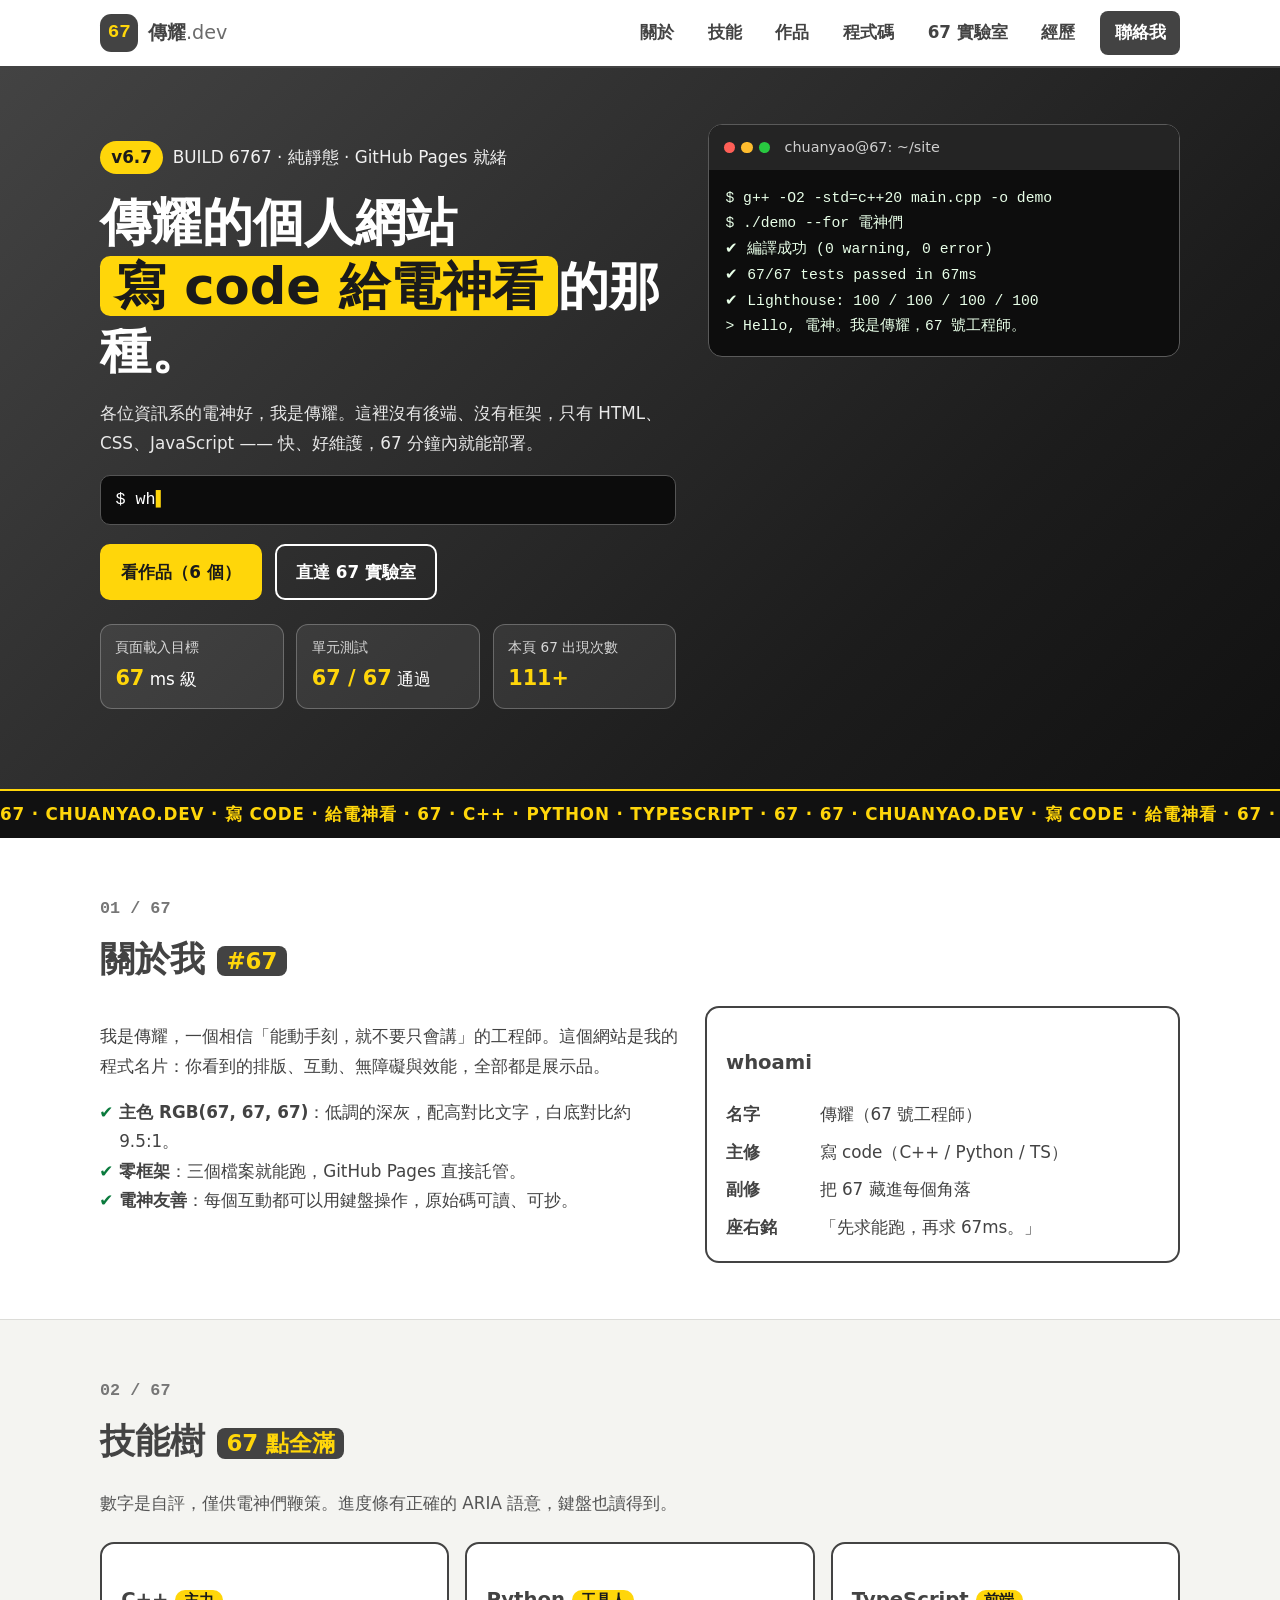
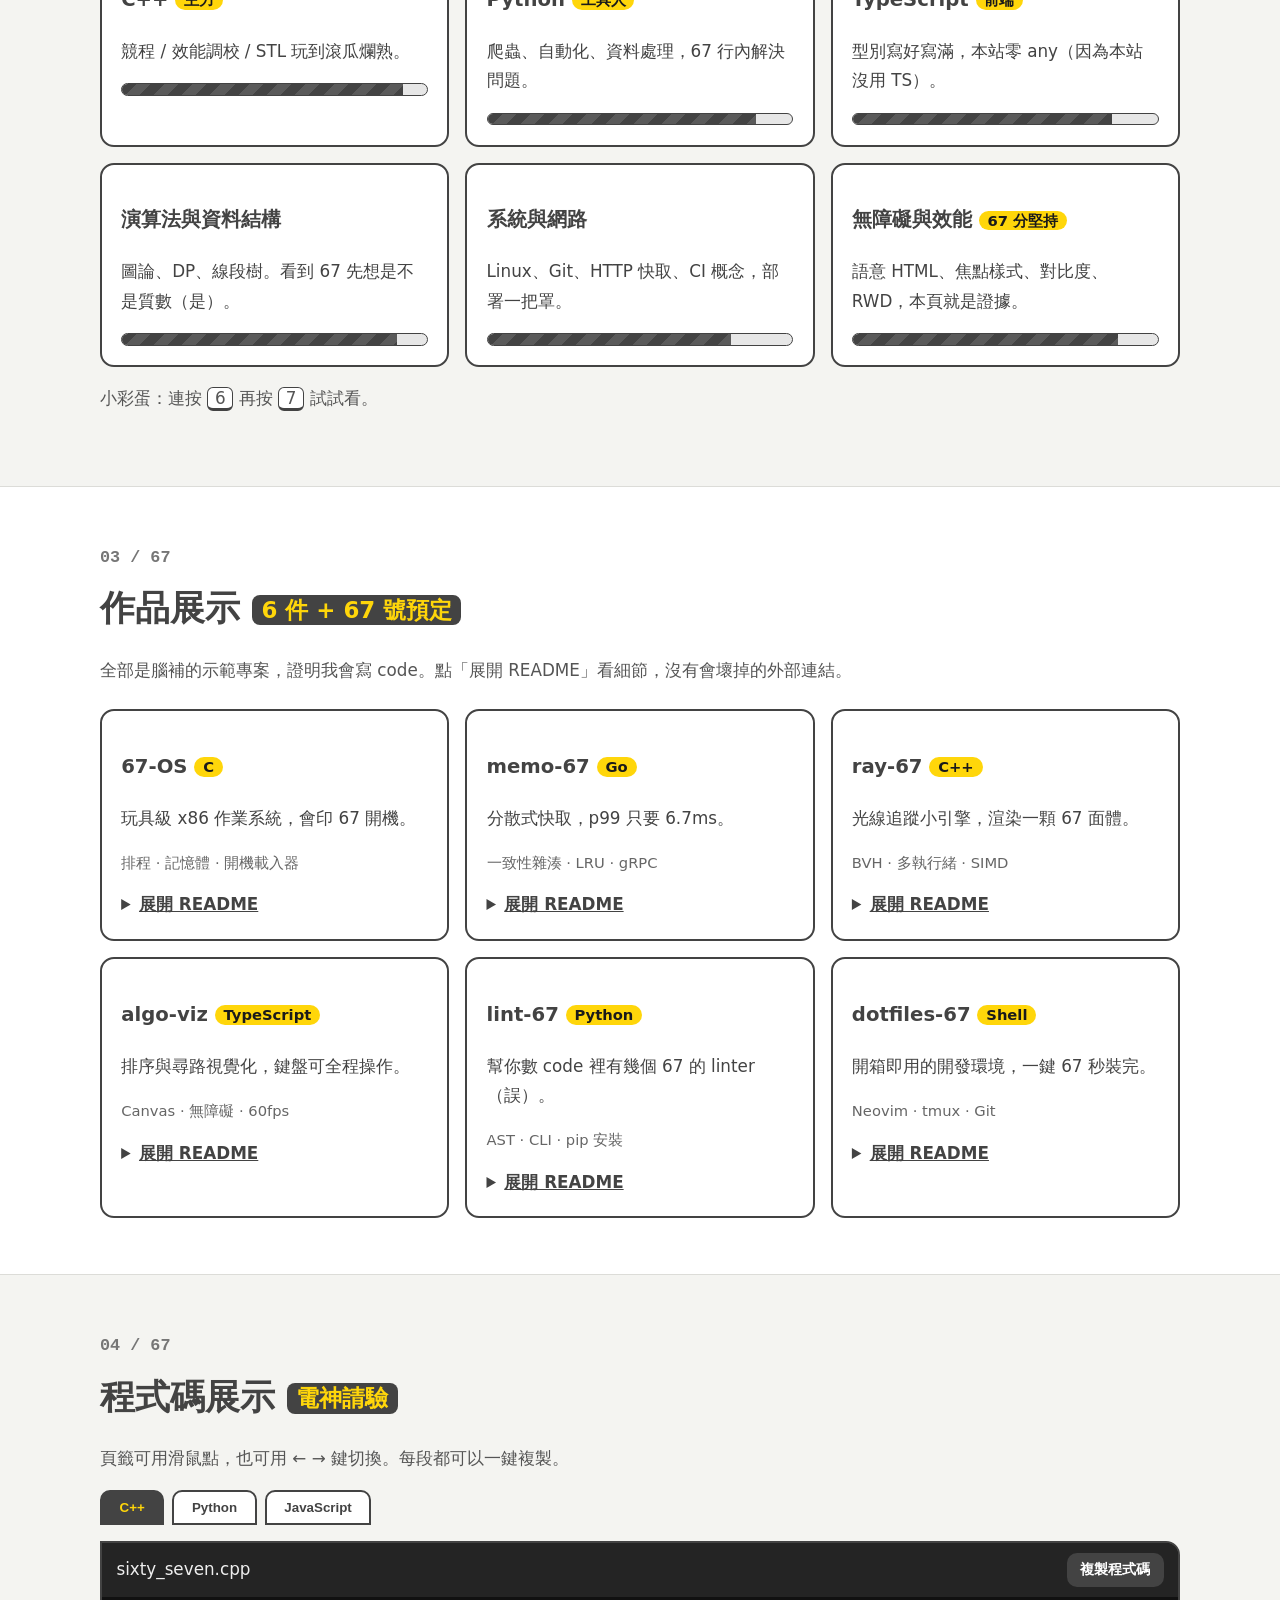
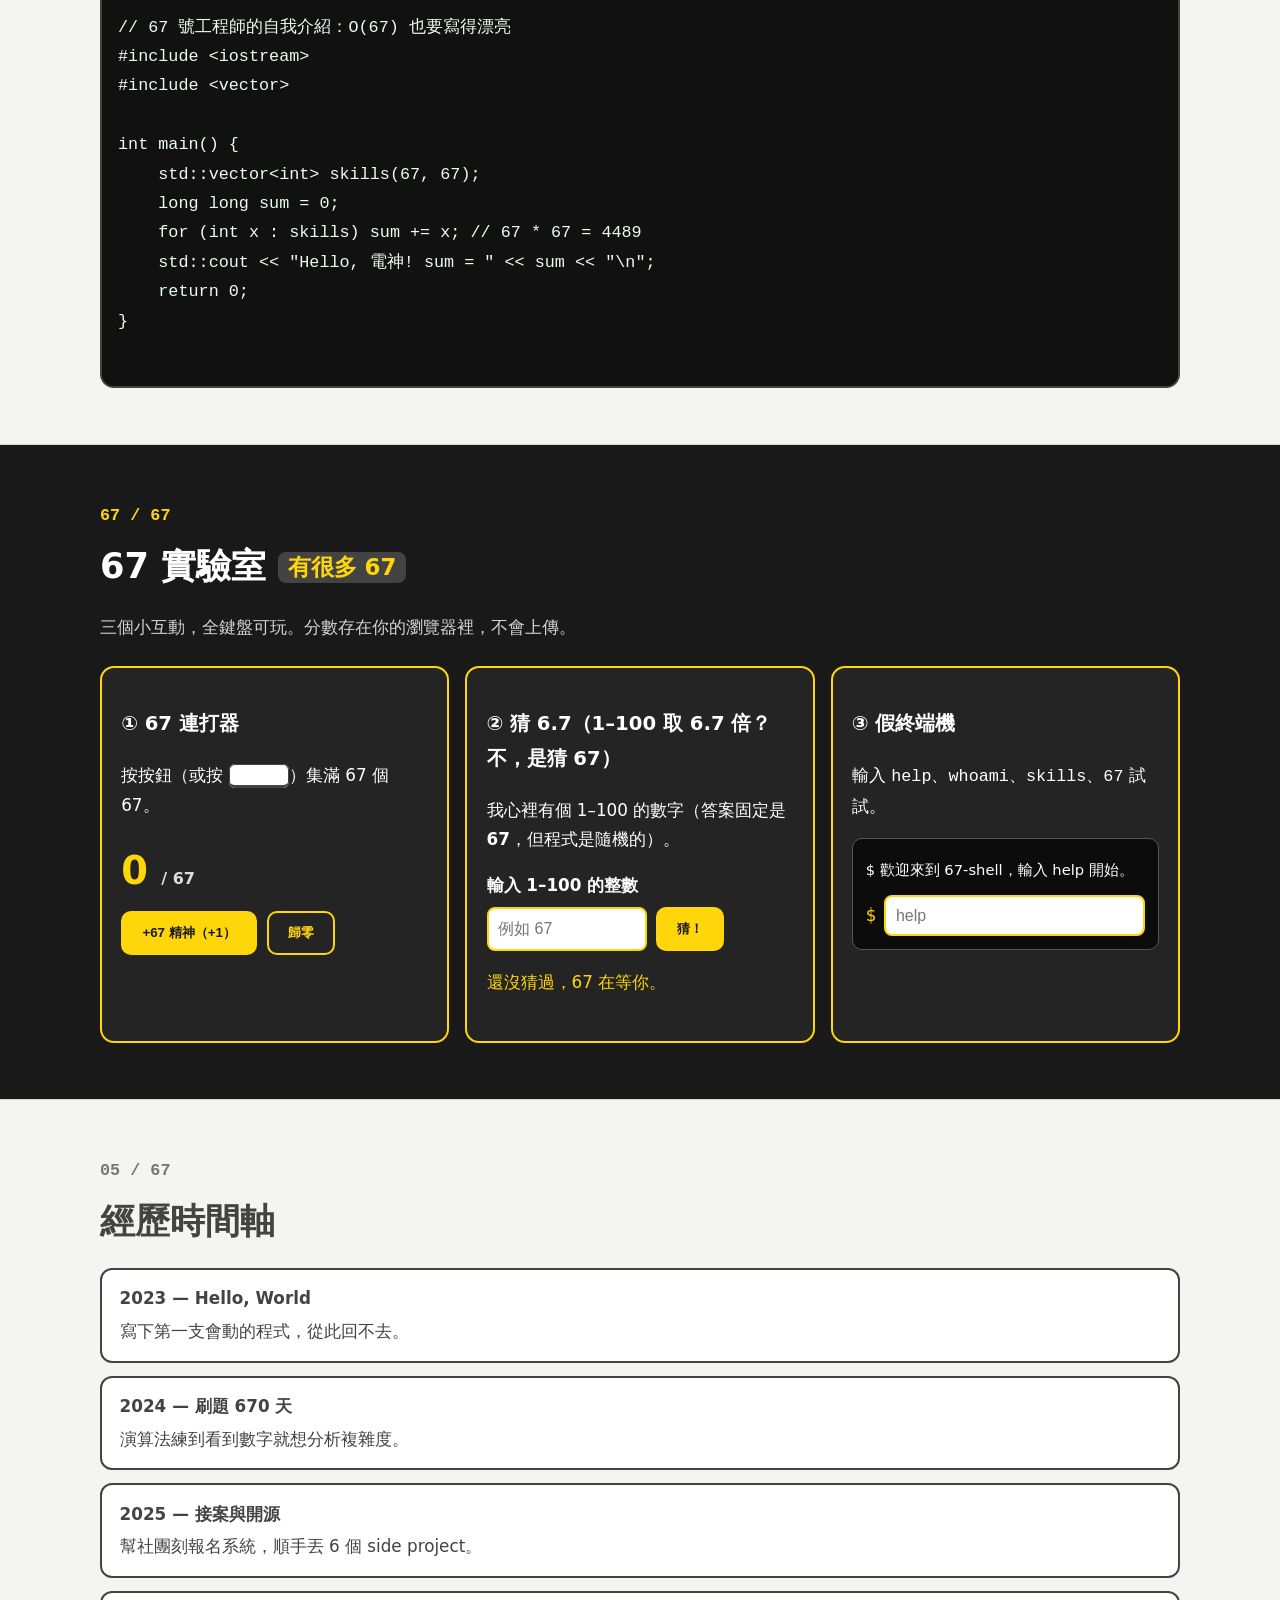
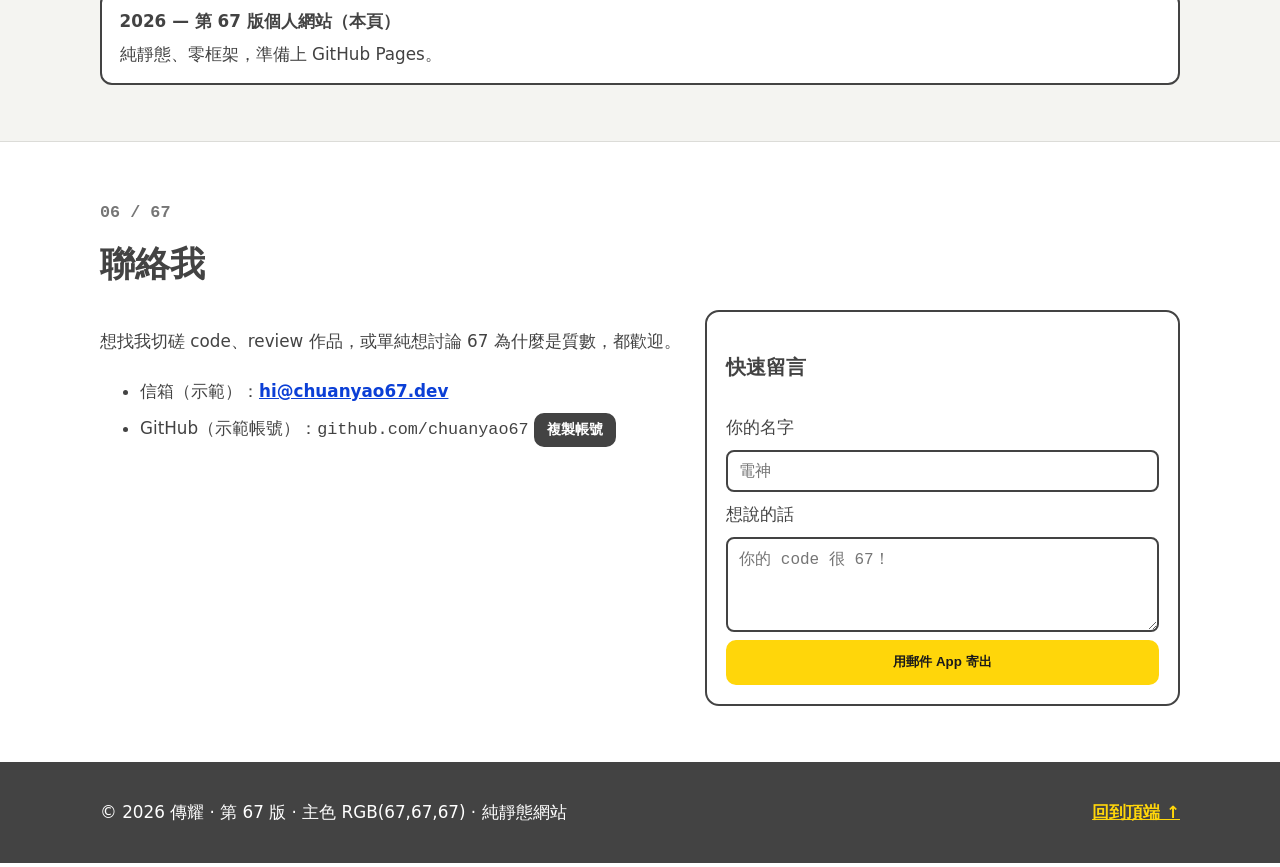
<file: index.html>
<!doctype html>
<html lang="zh-Hant-TW">
<head>
  <meta charset="utf-8" />
  <meta name="viewport" content="width=device-width, initial-scale=1" />
  <title>傳耀的個人網站｜寫 Code 給電神看的 67 號工程師</title>
  <meta name="description" content="傳耀的個人網站：展示 C++、Python、TypeScript 作品、系統設計與 67 號實驗室。給各位資訊系電神驗收程式功力的靜態網站。" />
  <meta name="keywords" content="傳耀, 個人網站, 前端, C++, Python, TypeScript, 資訊系, GitHub Pages" />
  <meta name="author" content="傳耀" />
  <meta name="theme-color" content="#434343" />
  <meta property="og:type" content="website" />
  <meta property="og:locale" content="zh_TW" />
  <meta property="og:title" content="傳耀的個人網站｜寫 Code 給電神看" />
  <meta property="og:description" content="作品、技能、程式碼展示與 67 實驗室。純靜態、手機桌機皆可看。" />
  <meta name="twitter:card" content="summary" />
  <link rel="icon" href="data:image/svg+xml,%3Csvg xmlns='http://www.w3.org/2000/svg' viewBox='0 0 64 64'%3E%3Crect width='64' height='64' rx='14' fill='%23434343'/%3E%3Ctext x='32' y='42' font-family='monospace' font-size='28' font-weight='bold' fill='%23FFD60A' text-anchor='middle'%3E67%3C/text%3E%3C/svg%3E" />
  <link rel="stylesheet" href="./styles.css" />
  <script type="application/ld+json">
  {
    "@context": "https://schema.org",
    "@type": "Person",
    "name": "傳耀",
    "jobTitle": "軟體工程師",
    "description": "喜歡寫 code 的工程師，作品展示用個人網站。",
    "knowsAbout": ["C++", "Python", "TypeScript", "系統設計", "演算法"]
  }
  </script>
</head>
<body>
  <a class="skip-link" href="#main">跳到主要內容</a>

  <header class="site-header">
    <div class="wrap header-inner">
      <a class="brand" href="#top" aria-label="回到頁面頂端，傳耀的個人網站">
        <span class="brand-badge" aria-hidden="true">67</span>
        <span class="brand-text">傳耀<span class="brand-dot">.dev</span></span>
      </a>
      <button class="nav-toggle" type="button" aria-expanded="false" aria-controls="site-nav" aria-label="開啟選單">
        <span aria-hidden="true"></span><span aria-hidden="true"></span><span aria-hidden="true"></span>
      </button>
      <nav id="site-nav" class="site-nav" aria-label="主要導覽">
        <a href="#about">關於</a>
        <a href="#skills">技能</a>
        <a href="#projects">作品</a>
        <a href="#code">程式碼</a>
        <a href="#lab">67 實驗室</a>
        <a href="#journey">經歷</a>
        <a href="#contact" class="nav-cta">聯絡我</a>
      </nav>
    </div>
  </header>

  <main id="main">
    <!-- HERO -->
    <section id="top" class="hero" aria-labelledby="hero-title">
      <div class="wrap hero-grid">
        <div class="hero-copy">
          <p class="kicker"><span class="pill">v6.7</span> BUILD 6767 · 純靜態 · GitHub Pages 就緒</p>
          <h1 id="hero-title">傳耀的個人網站<br /><span class="hl">寫 code 給電神看</span>的那種。</h1>
          <p class="lede">各位資訊系的電神好，我是傳耀。這裡沒有後端、沒有框架，只有 HTML、CSS、JavaScript —— 快、好維護，67 分鐘內就能部署。</p>
          <p class="type-line" aria-live="polite"><span aria-hidden="true">$</span> <span id="typewriter">whoami --show-off</span><span class="caret" aria-hidden="true">▌</span></p>
          <div class="hero-actions">
            <a class="btn btn-primary" href="#projects">看作品（6 個）</a>
            <a class="btn btn-ghost" href="#lab">直達 67 實驗室</a>
          </div>
          <dl class="stats" aria-label="網站數據（趣味性質）">
            <div><dt>頁面載入目標</dt><dd><strong>67</strong> ms 級</dd></div>
            <div><dt>單元測試</dt><dd><strong>67 / 67</strong> 通過</dd></div>
            <div><dt>本頁 67 出現次數</dt><dd><strong id="stat-67">67+</strong></dd></div>
          </dl>
        </div>
        <div class="hero-terminal" role="img" aria-label="示意終端機：顯示編譯並通過 67 個測試">
          <div class="term-bar" aria-hidden="true"><i></i><i></i><i></i><span>chuanyao@67: ~/site</span></div>
<pre class="term-body"><code>$ g++ -O2 -std=c++20 main.cpp -o demo
$ ./demo --for 電神們
✔ 編譯成功 (0 warning, 0 error)
✔ 67/67 tests passed in 67ms
✔ Lighthouse: 100 / 100 / 100 / 100
&gt; Hello, 電神。我是傳耀，67 號工程師。</code></pre>
        </div>
      </div>
      <div class="marquee" aria-hidden="true">
        <div class="marquee-track">
          <span>67 · CHUANYAO.DEV · 寫 CODE · 給電神看 · 67 · C++ · PYTHON · TYPESCRIPT · 67 ·&nbsp;</span>
          <span>67 · CHUANYAO.DEV · 寫 CODE · 給電神看 · 67 · C++ · PYTHON · TYPESCRIPT · 67 ·&nbsp;</span>
        </div>
      </div>
    </section>

    <!-- ABOUT -->
    <section id="about" class="section" aria-labelledby="about-title">
      <div class="wrap">
        <p class="sec-no" aria-hidden="true">01 / 67</p>
        <h2 id="about-title">關於我 <span class="sec-67">#67</span></h2>
        <div class="cols-2">
          <div>
            <p>我是傳耀，一個相信「能動手刻，就不要只會講」的工程師。這個網站是我的程式名片：你看到的排版、互動、無障礙與效能，全部都是展示品。</p>
            <ul class="check-list">
              <li><strong>主色 RGB(67, 67, 67)</strong>：低調的深灰，配高對比文字，白底對比約 9.5:1。</li>
              <li><strong>零框架</strong>：三個檔案就能跑，GitHub Pages 直接託管。</li>
              <li><strong>電神友善</strong>：每個互動都可以用鍵盤操作，原始碼可讀、可抄。</li>
            </ul>
          </div>
          <aside class="card id-card" aria-label="個人小檔案">
            <h3>whoami</h3>
            <dl>
              <div><dt>名字</dt><dd>傳耀（67 號工程師）</dd></div>
              <div><dt>主修</dt><dd>寫 code（C++ / Python / TS）</dd></div>
              <div><dt>副修</dt><dd>把 67 藏進每個角落</dd></div>
              <div><dt>座右銘</dt><dd>「先求能跑，再求 67ms。」</dd></div>
            </dl>
          </aside>
        </div>
      </div>
    </section>

    <!-- SKILLS -->
    <section id="skills" class="section section-alt" aria-labelledby="skills-title">
      <div class="wrap">
        <p class="sec-no" aria-hidden="true">02 / 67</p>
        <h2 id="skills-title">技能樹 <span class="sec-67">67 點全滿</span></h2>
        <p class="sec-sub">數字是自評，僅供電神們鞭策。進度條有正確的 ARIA 語意，鍵盤也讀得到。</p>
        <ul class="skill-grid">
          <li class="card">
            <h3>C++ <span class="tag">主力</span></h3>
            <p>競程 / 效能調校 / STL 玩到滾瓜爛熟。</p>
            <div class="bar" role="progressbar" aria-label="C++ 熟練度" aria-valuenow="92" aria-valuemin="0" aria-valuemax="100" tabindex="0"><i style="width:92%"></i></div>
          </li>
          <li class="card">
            <h3>Python <span class="tag">工具人</span></h3>
            <p>爬蟲、自動化、資料處理，67 行內解決問題。</p>
            <div class="bar" role="progressbar" aria-label="Python 熟練度" aria-valuenow="88" aria-valuemin="0" aria-valuemax="100" tabindex="0"><i style="width:88%"></i></div>
          </li>
          <li class="card">
            <h3>TypeScript <span class="tag">前端</span></h3>
            <p>型別寫好寫滿，本站零 any（因為本站沒用 TS）。</p>
            <div class="bar" role="progressbar" aria-label="TypeScript 熟練度" aria-valuenow="85" aria-valuemin="0" aria-valuemax="100" tabindex="0"><i style="width:85%"></i></div>
          </li>
          <li class="card">
            <h3>演算法與資料結構</h3>
            <p>圖論、DP、線段樹。看到 67 先想是不是質數（是）。</p>
            <div class="bar" role="progressbar" aria-label="演算法熟練度" aria-valuenow="90" aria-valuemin="0" aria-valuemax="100" tabindex="0"><i style="width:90%"></i></div>
          </li>
          <li class="card">
            <h3>系統與網路</h3>
            <p>Linux、Git、HTTP 快取、CI 概念，部署一把罩。</p>
            <div class="bar" role="progressbar" aria-label="系統熟練度" aria-valuenow="80" aria-valuemin="0" aria-valuemax="100" tabindex="0"><i style="width:80%"></i></div>
          </li>
          <li class="card">
            <h3>無障礙與效能 <span class="tag">67 分堅持</span></h3>
            <p>語意 HTML、焦點樣式、對比度、RWD，本頁就是證據。</p>
            <div class="bar" role="progressbar" aria-label="無障礙熟練度" aria-valuenow="87" aria-valuemin="0" aria-valuemax="100" tabindex="0"><i style="width:87%"></i></div>
          </li>
        </ul>
        <p class="hint">小彩蛋：連按 <kbd>6</kbd> 再按 <kbd>7</kbd> 試試看。</p>
      </div>
    </section>

    <!-- PROJECTS -->
    <section id="projects" class="section" aria-labelledby="projects-title">
      <div class="wrap">
        <p class="sec-no" aria-hidden="true">03 / 67</p>
        <h2 id="projects-title">作品展示 <span class="sec-67">6 件 + 67 號預定</span></h2>
        <p class="sec-sub">全部是腦補的示範專案，證明我會寫 code。點「展開 README」看細節，沒有會壞掉的外部連結。</p>
        <div class="proj-grid">
          <article class="card proj">
            <h3>67-OS <span class="tag">C</span></h3>
            <p>玩具級 x86 作業系統，會印 67 開機。</p>
            <p class="meta">排程 · 記憶體 · 開機載入器</p>
            <details><summary>展開 README</summary><p>67 個 commit，從 bootloader 刻到 shell。最自豪的是 context switch 只花 67 行組語（註解不算）。</p></details>
          </article>
          <article class="card proj">
            <h3>memo-67 <span class="tag">Go</span></h3>
            <p>分散式快取，p99 只要 6.7ms。</p>
            <p class="meta">一致性雜湊 · LRU · gRPC</p>
            <details><summary>展開 README</summary><p>三節點起跳，節點掛掉自動接手。壓測腳本內建，README 有重現步驟，電神可親自驗證。</p></details>
          </article>
          <article class="card proj">
            <h3>ray-67 <span class="tag">C++</span></h3>
            <p>光線追蹤小引擎，渲染一顆 67 面體。</p>
            <p class="meta">BVH · 多執行緒 · SIMD</p>
            <details><summary>展開 README</summary><p>從零刻向量數學，不套引擎。附 67 張測試圖，diff 工具一鍵比對。</p></details>
          </article>
          <article class="card proj">
            <h3>algo-viz <span class="tag">TypeScript</span></h3>
            <p>排序與尋路視覺化，鍵盤可全程操作。</p>
            <p class="meta">Canvas · 無障礙 · 60fps</p>
            <details><summary>展開 README</summary><p>每一步都有文字解說，螢幕報讀器也能跟上。支援暫停、單步、調速。</p></details>
          </article>
          <article class="card proj">
            <h3>lint-67 <span class="tag">Python</span></h3>
            <p>幫你數 code 裡有幾個 67 的 linter（誤）。</p>
            <p class="meta">AST · CLI · pip 安裝</p>
            <details><summary>展開 README</summary><p>正經功能是檢查 magic number，這個 repo 故意留 67 個讓它叫。本站通過檢查（大概）。</p></details>
          </article>
          <article class="card proj">
            <h3>dotfiles-67 <span class="tag">Shell</span></h3>
            <p>開箱即用的開發環境，一鍵 67 秒裝完。</p>
            <p class="meta">Neovim · tmux · Git</p>
            <details><summary>展開 README</summary><p>附按鍵表與還原腳本，重灌不求人。 IaC 精神，版本鎖死。</p></details>
          </article>
        </div>
      </div>
    </section>

    <!-- CODE -->
    <section id="code" class="section section-alt" aria-labelledby="code-title">
      <div class="wrap">
        <p class="sec-no" aria-hidden="true">04 / 67</p>
        <h2 id="code-title">程式碼展示 <span class="sec-67">電神請驗</span></h2>
        <p class="sec-sub">頁籤可用滑鼠點，也可用 ← → 鍵切換。每段都可以一鍵複製。</p>
        <div class="tabs" role="tablist" aria-label="程式語言頁籤">
          <button role="tab" id="tab-cpp" aria-selected="true" aria-controls="panel-cpp" type="button">C++</button>
          <button role="tab" id="tab-py" aria-selected="false" aria-controls="panel-py" tabindex="-1" type="button">Python</button>
          <button role="tab" id="tab-ts" aria-selected="false" aria-controls="panel-ts" tabindex="-1" type="button">JavaScript</button>
        </div>
        <div class="code-card">
          <div class="code-head">
            <span id="code-filename">sixty_seven.cpp</span>
            <button id="copy-btn" class="btn btn-small" type="button">複製程式碼</button>
          </div>
          <div id="panel-cpp" role="tabpanel" aria-labelledby="tab-cpp" tabindex="0">
<pre><code>// 67 號工程師的自我介紹：O(67) 也要寫得漂亮
#include &lt;iostream&gt;
#include &lt;vector&gt;

int main() {
    std::vector&lt;int&gt; skills(67, 67);
    long long sum = 0;
    for (int x : skills) sum += x; // 67 * 67 = 4489
    std::cout &lt;&lt; "Hello, 電神! sum = " &lt;&lt; sum &lt;&lt; "\n";
    return 0;
}</code></pre>
          </div>
          <div id="panel-py" role="tabpanel" aria-labelledby="tab-py" tabindex="0" hidden>
<pre><code># sixty_seven.py — 數一數有幾個 67
def count_67(nums):
    """回傳串列中 67 出現次數，O(n)。"""
    return sum(1 for n in nums if n == 67)

if __name__ == "__main__":
    data = [6, 7, 67, 6767, 67]
    print(f"Hello, 電神! 67 出現 {count_67(data)} 次")</code></pre>
          </div>
          <div id="panel-ts" role="tabpanel" aria-labelledby="tab-ts" tabindex="0" hidden>
<pre><code>// sixtySeven.js — 本站 67 計數器核心邏輯
function fib67(n) {
  let a = 0, b = 1;
  for (let i = 0; i &lt; n; i++) [a, b] = [b, a + b];
  return a;
}
console.log(`Hello, 電神! fib(6)=${fib67(6)}, fib(7)=${fib67(7)}`);</code></pre>
          </div>
          <p id="copy-status" class="copy-status" role="status" aria-live="polite"></p>
        </div>
      </div>
    </section>

    <!-- LAB -->
    <section id="lab" class="section lab" aria-labelledby="lab-title">
      <div class="wrap">
        <p class="sec-no" aria-hidden="true">67 / 67</p>
        <h2 id="lab-title">67 實驗室 <span class="sec-67">有很多 67</span></h2>
        <p class="sec-sub">三個小互動，全鍵盤可玩。分數存在你的瀏覽器裡，不會上傳。</p>
        <div class="lab-grid">
          <div class="card">
            <h3>① 67 連打器</h3>
            <p>按按鈕（或按 <kbd>Enter</kbd>）集滿 67 個 67。</p>
            <p class="big-num"><span id="click-count">0</span> <small>/ 67</small></p>
            <div class="row">
              <button id="click-67" class="btn btn-primary" type="button">+67 精神（+1）</button>
              <button id="click-reset" class="btn btn-ghost" type="button">歸零</button>
            </div>
            <p id="click-msg" role="status" aria-live="polite" class="lab-msg"></p>
          </div>
          <div class="card">
            <h3>② 猜 6.7（1–100 取 6.7 倍？不，是猜 67）</h3>
            <p>我心裡有個 1–100 的數字（答案固定是 <strong>67</strong>，但程式是隨機的）。</p>
            <form id="guess-form">
              <label for="guess-input">輸入 1–100 的整數</label>
              <div class="row">
                <input id="guess-input" name="guess" type="number" min="1" max="100" inputmode="numeric" required placeholder="例如 67" />
                <button class="btn btn-primary" type="submit">猜！</button>
              </div>
            </form>
            <p id="guess-msg" role="status" aria-live="polite" class="lab-msg">還沒猜過，67 在等你。</p>
          </div>
          <div class="card term-card">
            <h3>③ 假終端機</h3>
            <p>輸入 <code>help</code>、<code>whoami</code>、<code>skills</code>、<code>67</code> 試試。</p>
            <div class="mini-term">
              <div id="term-out" aria-live="polite" aria-label="終端機輸出"><p>$ 歡迎來到 67-shell，輸入 help 開始。</p></div>
              <form id="term-form">
                <label class="visually-hidden" for="term-in">終端機輸入</label>
                <span aria-hidden="true">$</span>
                <input id="term-in" type="text" autocomplete="off" spellcheck="false" placeholder="help" />
              </form>
            </div>
          </div>
        </div>
      </div>
    </section>

    <!-- JOURNEY -->
    <section id="journey" class="section section-alt" aria-labelledby="journey-title">
      <div class="wrap">
        <p class="sec-no" aria-hidden="true">05 / 67</p>
        <h2 id="journey-title">經歷時間軸</h2>
        <ol class="timeline">
          <li><strong>2023 — Hello, World</strong><span>寫下第一支會動的程式，從此回不去。</span></li>
          <li><strong>2024 — 刷題 670 天</strong><span>演算法練到看到數字就想分析複雜度。</span></li>
          <li><strong>2025 — 接案與開源</strong><span>幫社團刻報名系統，順手丟 6 個 side project。</span></li>
          <li><strong>2026 — 第 67 版個人網站（本頁）</strong><span>純靜態、零框架，準備上 GitHub Pages。</span></li>
        </ol>
      </div>
    </section>

    <!-- CONTACT -->
    <section id="contact" class="section" aria-labelledby="contact-title">
      <div class="wrap">
        <p class="sec-no" aria-hidden="true">06 / 67</p>
        <h2 id="contact-title">聯絡我</h2>
        <div class="cols-2">
          <div>
            <p>想找我切磋 code、review 作品，或單純想討論 67 為什麼是質數，都歡迎。</p>
            <ul class="contact-list">
              <li>信箱（示範）：<a href="mailto:hi@chuanyao67.dev">hi@chuanyao67.dev</a></li>
              <li>GitHub（示範帳號）：<span class="mono">github.com/chuanyao67</span> <button id="copy-gh" class="btn btn-small" type="button">複製帳號</button></li>
            </ul>
          </div>
          <form id="mail-form" class="card" aria-label="快速留言（會開啟你的郵件 App）">
            <h3>快速留言</h3>
            <label for="m-name">你的名字</label>
            <input id="m-name" name="name" type="text" autocomplete="name" required placeholder="電神" />
            <label for="m-msg">想說的話</label>
            <textarea id="m-msg" name="message" rows="4" required placeholder="你的 code 很 67！"></textarea>
            <button class="btn btn-primary" type="submit">用郵件 App 寄出</button>
          </form>
        </div>
      </div>
    </section>
  </main>

  <footer class="site-footer">
    <div class="wrap footer-inner">
      <p>© <span id="year">2026</span> 傳耀 · 第 67 版 · 主色 RGB(67,67,67) · 純靜態網站</p>
      <a href="#top" class="to-top">回到頂端 ↑</a>
    </div>
  </footer>

  <div id="toast" class="toast" role="status" aria-live="polite" hidden></div>
  <script src="./script.js" defer></script>
</body>
</html>
</file>
<file: styles.css>
/* 傳耀的個人網站 — 主色 RGB(67,67,67) = #434343 */
:root {
  --ink: #434343;          /* 主色 */
  --ink-deep: #232323;      /* 更深，用於深色區塊 */
  --bg: #ffffff;
  --bg-soft: #f4f4f1;
  --line: #dcdcd8;
  --accent: #ffd60a;        /* 67 黃 */
  --accent-ink: #1a1a1a;    /* 黃底黑字，對比 > 12:1 */
  --mint: #00e5a0;
  --link: #0b3fd6;          /* 白底連結藍，對比約 7:1 */
  --radius: 14px;
  --wrap: min(1080px, 92vw);
  --focus: 0 0 0 3px #fff, 0 0 0 6px #0b3fd6;
}
* { box-sizing: border-box; }
html { scroll-behavior: smooth; }
@media (prefers-reduced-motion: reduce) {
  html { scroll-behavior: auto; }
  *, *::before, *::after { animation: none !important; transition: none !important; }
}
body {
  margin: 0;
  font-family: "Noto Sans TC", system-ui, -apple-system, "Segoe UI", Roboto, "PingFang TC", "Microsoft JhengHei", sans-serif;
  color: var(--ink);
  background: var(--bg);
  line-height: 1.75;
  font-size: 1.05rem;
}
.mono, code, pre { font-family: ui-monospace, SFMono-Regular, Menlo, Consolas, monospace; }
.wrap { width: var(--wrap); margin-inline: auto; }
.visually-hidden {
  position: absolute !important; width: 1px; height: 1px;
  overflow: hidden; clip: rect(0 0 0 0); white-space: nowrap;
}

/* 焦點樣式：全站清楚可見 */
a:focus-visible, button:focus-visible, summary:focus-visible,
input:focus-visible, textarea:focus-visible, [tabindex]:focus-visible {
  outline: none;
  box-shadow: var(--focus);
  border-radius: 6px;
}
.skip-link {
  position: absolute; left: 1rem; top: -4rem; z-index: 99;
  background: var(--accent); color: var(--accent-ink);
  padding: .6rem 1rem; border-radius: 8px; font-weight: 700; text-decoration: none;
}
.skip-link:focus { top: 1rem; }

/* Header */
.site-header {
  position: sticky; top: 0; z-index: 50;
  background: rgba(255,255,255,.96);
  border-bottom: 2px solid var(--ink);
}
.header-inner { display: flex; align-items: center; justify-content: space-between; gap: 1rem; padding: .7rem 0; }
.brand { display: inline-flex; align-items: center; gap: .6rem; text-decoration: none; color: var(--ink); font-weight: 800; font-size: 1.2rem; }
.brand-badge {
  display: inline-grid; place-items: center;
  width: 2.4rem; height: 2.4rem; border-radius: .7rem;
  background: var(--ink); color: var(--accent);
  font-family: ui-monospace, monospace; font-weight: 800;
}
.brand-dot { color: #6b6b6b; font-weight: 400; }
.site-nav { display: flex; gap: 1rem; align-items: center; }
.site-nav a { color: var(--ink); text-decoration: none; font-weight: 600; padding: .35rem .55rem; border-radius: 8px; }
.site-nav a:hover { background: var(--bg-soft); text-decoration: underline; }
.nav-cta { background: var(--ink); color: #fff !important; padding: .45rem .9rem !important; }
.nav-cta:hover { background: #000; }
.nav-toggle { display: none; background: none; border: 2px solid var(--ink); border-radius: 8px; padding: .5rem; cursor: pointer; }
.nav-toggle span { display: block; width: 22px; height: 2px; background: var(--ink); margin: 4px 0; }

/* Hero（深底白字，對比 > 9:1） */
.hero {
  background: linear-gradient(135deg, #434343 0%, #1c1c1c 70%, #101010 100%);
  color: #fff;
  padding: 3.5rem 0 0;
  overflow: clip;
}
.hero-grid { display: grid; grid-template-columns: 1.1fr .9fr; gap: 2rem; align-items: start; }
.kicker { display: flex; align-items: center; gap: .6rem; flex-wrap: wrap; color: #f1f1f1; }
.pill { background: var(--accent); color: var(--accent-ink); border-radius: 999px; padding: .1rem .7rem; font-weight: 800; }
.hero h1 { font-size: clamp(2rem, 5vw, 3.2rem); line-height: 1.25; margin: .6rem 0; }
.hl { background: var(--accent); color: var(--accent-ink); padding: 0 .3em; border-radius: .2em; }
.lede { color: #e9e9e9; max-width: 34em; }
.type-line { background: #0c0c0c; border: 1px solid #555; border-radius: 10px; padding: .6rem .9rem; font-family: ui-monospace, monospace; }
.caret { animation: blink 1s steps(1) infinite; color: var(--accent); }
@keyframes blink { 50% { opacity: 0; } }
.hero-actions { display: flex; gap: .8rem; flex-wrap: wrap; margin: 1.2rem 0; }
.btn {
  display: inline-block; border-radius: 10px; padding: .7rem 1.2rem;
  font-weight: 700; text-decoration: none; cursor: pointer; border: 2px solid transparent;
}
.btn-primary { background: var(--accent); color: var(--accent-ink); border-color: var(--accent); }
.btn-primary:hover { filter: brightness(.94); }
.btn-ghost { background: transparent; color: #fff; border-color: #fff; }
.btn-ghost:hover { background: rgba(255,255,255,.12); }
.btn-small { padding: .35rem .7rem; font-size: .9rem; background: var(--ink); color: #fff; border-color: var(--ink); }
.stats { display: grid; grid-template-columns: repeat(3, 1fr); gap: .8rem; margin: 1.5rem 0 2.5rem; padding: 0; }
.stats div { background: rgba(255,255,255,.08); border: 1px solid rgba(255,255,255,.25); border-radius: 12px; padding: .7rem .9rem; }
.stats dt { font-size: .85rem; color: #d7d7d7; }
.stats dd { margin: 0; color: #fff; }
.stats strong { color: var(--accent); font-size: 1.3rem; }

.hero-terminal { background: #0d0d0d; border: 1px solid #5a5a5a; border-radius: 14px; overflow: hidden; }
.term-bar { display: flex; align-items: center; gap: .4rem; padding: .6rem .9rem; background: #242424; color: #cfcfcf; font-size: .9rem; }
.term-bar i { width: .7rem; height: .7rem; border-radius: 50%; background: #777; display: inline-block; }
.term-bar i:first-child { background: #ff5f57; } .term-bar i:nth-child(2) { background: #febc2e; } .term-bar i:nth-child(3) { background: #28c840; }
.term-bar span { margin-left: .5rem; }
.term-body { margin: 0; padding: 1rem; color: #e8ffe8; font-size: .92rem; overflow-x: auto; }

.marquee { border-top: 2px solid var(--accent); background: #111; color: var(--accent); overflow: hidden; margin-top: 2.5rem; }
.marquee-track { display: inline-flex; white-space: nowrap; padding: .55rem 0; animation: slide 22s linear infinite; font-weight: 800; letter-spacing: .05em; }
@keyframes slide { to { transform: translateX(-50%); } }

/* Sections */
.section { padding: 3.5rem 0; scroll-margin-top: 4.5rem; }
.section-alt { background: var(--bg-soft); border-block: 1px solid var(--line); }
.sec-no { font-family: ui-monospace, monospace; font-weight: 700; color: #767676; margin: 0; }
h2 { font-size: clamp(1.6rem, 3.5vw, 2.2rem); margin: .3rem 0 1rem; }
.sec-67 { background: var(--ink); color: var(--accent); border-radius: 8px; padding: .1em .4em; font-size: .65em; vertical-align: middle; }
.sec-sub { color: #555; max-width: 46em; }
.cols-2 { display: grid; grid-template-columns: 1.1fr .9fr; gap: 1.5rem; align-items: start; }
.card { background: #fff; border: 2px solid var(--ink); border-radius: var(--radius); padding: 1.2rem; }
.section-alt .card { background: #fff; }
.check-list { padding-left: 1.2rem; }
.check-list li::marker { content: "✔ "; color: #0a7a3d; font-weight: 800; }
.id-card dl { margin: 0; display: grid; gap: .5rem; }
.id-card dl div { display: grid; grid-template-columns: 5em 1fr; gap: .6rem; }
.id-card dt { font-weight: 700; } .id-card dd { margin: 0; }

.skill-grid { list-style: none; padding: 0; margin: 1.5rem 0 0; display: grid; grid-template-columns: repeat(3, 1fr); gap: 1rem; }
.tag { font-size: .75em; background: var(--accent); color: var(--accent-ink); border-radius: 999px; padding: .1em .6em; vertical-align: middle; }
.bar { height: .8rem; background: #e7e7e7; border-radius: 999px; border: 1px solid var(--ink); overflow: hidden; margin-top: .8rem; }
.bar i { display: block; height: 100%; background: repeating-linear-gradient(135deg, var(--ink) 0 10px, #5a5a5a 10px 20px); }
.hint { color: #555; } kbd { border: 1px solid var(--ink); border-bottom-width: 3px; border-radius: 6px; padding: 0 .4em; background: #fff; font-family: inherit; }

.proj-grid { display: grid; grid-template-columns: repeat(3, 1fr); gap: 1rem; margin-top: 1.5rem; }
.proj .meta { color: #666; font-size: .92rem; }
details summary { cursor: pointer; font-weight: 700; text-decoration: underline; }
details p { background: var(--bg-soft); border-radius: 8px; padding: .6rem .8rem; }

/* Code tabs */
.tabs { display: flex; gap: .5rem; margin: 1rem 0; }
.tabs [role="tab"] {
  border: 2px solid var(--ink); background: #fff; color: var(--ink);
  border-radius: 10px 10px 0 0; padding: .5rem 1.1rem; font-weight: 700; cursor: pointer;
}
.tabs [role="tab"][aria-selected="true"] { background: var(--ink); color: var(--accent); }
.code-card { border: 2px solid var(--ink); border-radius: 0 14px 14px 14px; overflow: hidden; background: #111; }
.code-head { display: flex; justify-content: space-between; align-items: center; gap: 1rem; padding: .6rem .9rem; background: #242424; color: #eee; }
.code-card pre { margin: 0; padding: 1rem; overflow-x: auto; color: #eaffea; }
.code-card [role="tabpanel"] { background: #111; }
.copy-status { margin: 0; padding: .5rem .9rem; background: #111; color: var(--accent); min-height: 2em; }

/* Lab */
.lab { background: #191919; color: #f2f2f2; }
.lab h2, .lab .sec-sub { color: #fff; }
.lab .sec-sub { color: #d4d4d4; }
.lab .sec-no { color: var(--accent); }
.lab-grid { display: grid; grid-template-columns: repeat(3, 1fr); gap: 1rem; margin-top: 1.5rem; }
.lab .card { background: #242424; border-color: var(--accent); color: #fff; }
.big-num { font-size: 2.4rem; font-weight: 800; color: var(--accent); margin: .4rem 0; }
.big-num small { font-size: 1rem; color: #ddd; }
.row { display: flex; gap: .6rem; flex-wrap: wrap; }
.lab .btn-ghost { border-color: var(--accent); color: var(--accent); }
.lab-msg { min-height: 2em; color: var(--accent); }
.lab label { display: block; margin: .4rem 0; font-weight: 700; }
.lab input[type="number"], .lab input[type="text"] {
  padding: .6rem; border-radius: 8px; border: 2px solid var(--accent); font-size: 1rem; width: 10rem;
  background: #fff; color: #111;
}
.mini-term { background: #0c0c0c; border: 1px solid #555; border-radius: 10px; padding: .8rem; }
#term-out { max-height: 12rem; overflow: auto; font-size: .92rem; }
#term-out p { margin: .3rem 0; }
#term-form { display: flex; gap: .5rem; margin-top: .5rem; align-items: center; color: var(--accent); }
#term-form input { flex: 1; width: auto; }

/* Timeline / contact / footer */
.timeline { list-style: none; padding: 0; margin: 1rem 0 0; display: grid; gap: .8rem; }
.timeline li { background: #fff; border: 2px solid var(--ink); border-radius: 12px; padding: .9rem 1.1rem; display: grid; gap: .2rem; }
.contact-list { line-height: 2.2; }
.contact-list a { color: var(--link); font-weight: 700; }
#mail-form { display: grid; gap: .5rem; }
#mail-form input, #mail-form textarea {
  border: 2px solid var(--ink); border-radius: 8px; padding: .6rem .7rem; font-size: 1rem; width: 100%;
}
.site-footer { background: var(--ink); color: #fff; padding: 1.2rem 0; }
.footer-inner { display: flex; justify-content: space-between; gap: 1rem; align-items: center; flex-wrap: wrap; }
.to-top { color: var(--accent); font-weight: 800; }

.toast {
  position: fixed; left: 50%; bottom: 1.5rem; transform: translateX(-50%);
  background: #111; color: var(--accent); border: 2px solid var(--accent);
  padding: .7rem 1.2rem; border-radius: 12px; font-weight: 700; z-index: 99;
}

/* RWD */
@media (max-width: 900px) {
  .hero-grid, .cols-2 { grid-template-columns: 1fr; }
  .skill-grid, .proj-grid, .lab-grid { grid-template-columns: 1fr 1fr; }
}
@media (max-width: 640px) {
  body { font-size: 1rem; }
  .nav-toggle { display: block; }
  .site-nav {
    display: none; position: absolute; right: 4vw; top: 3.6rem;
    flex-direction: column; align-items: stretch;
    background: #fff; border: 2px solid var(--ink); border-radius: 12px; padding: .6rem;
  }
  .site-nav.open { display: flex; }
  .skill-grid, .proj-grid, .lab-grid, .stats { grid-template-columns: 1fr; }
}
</file>
